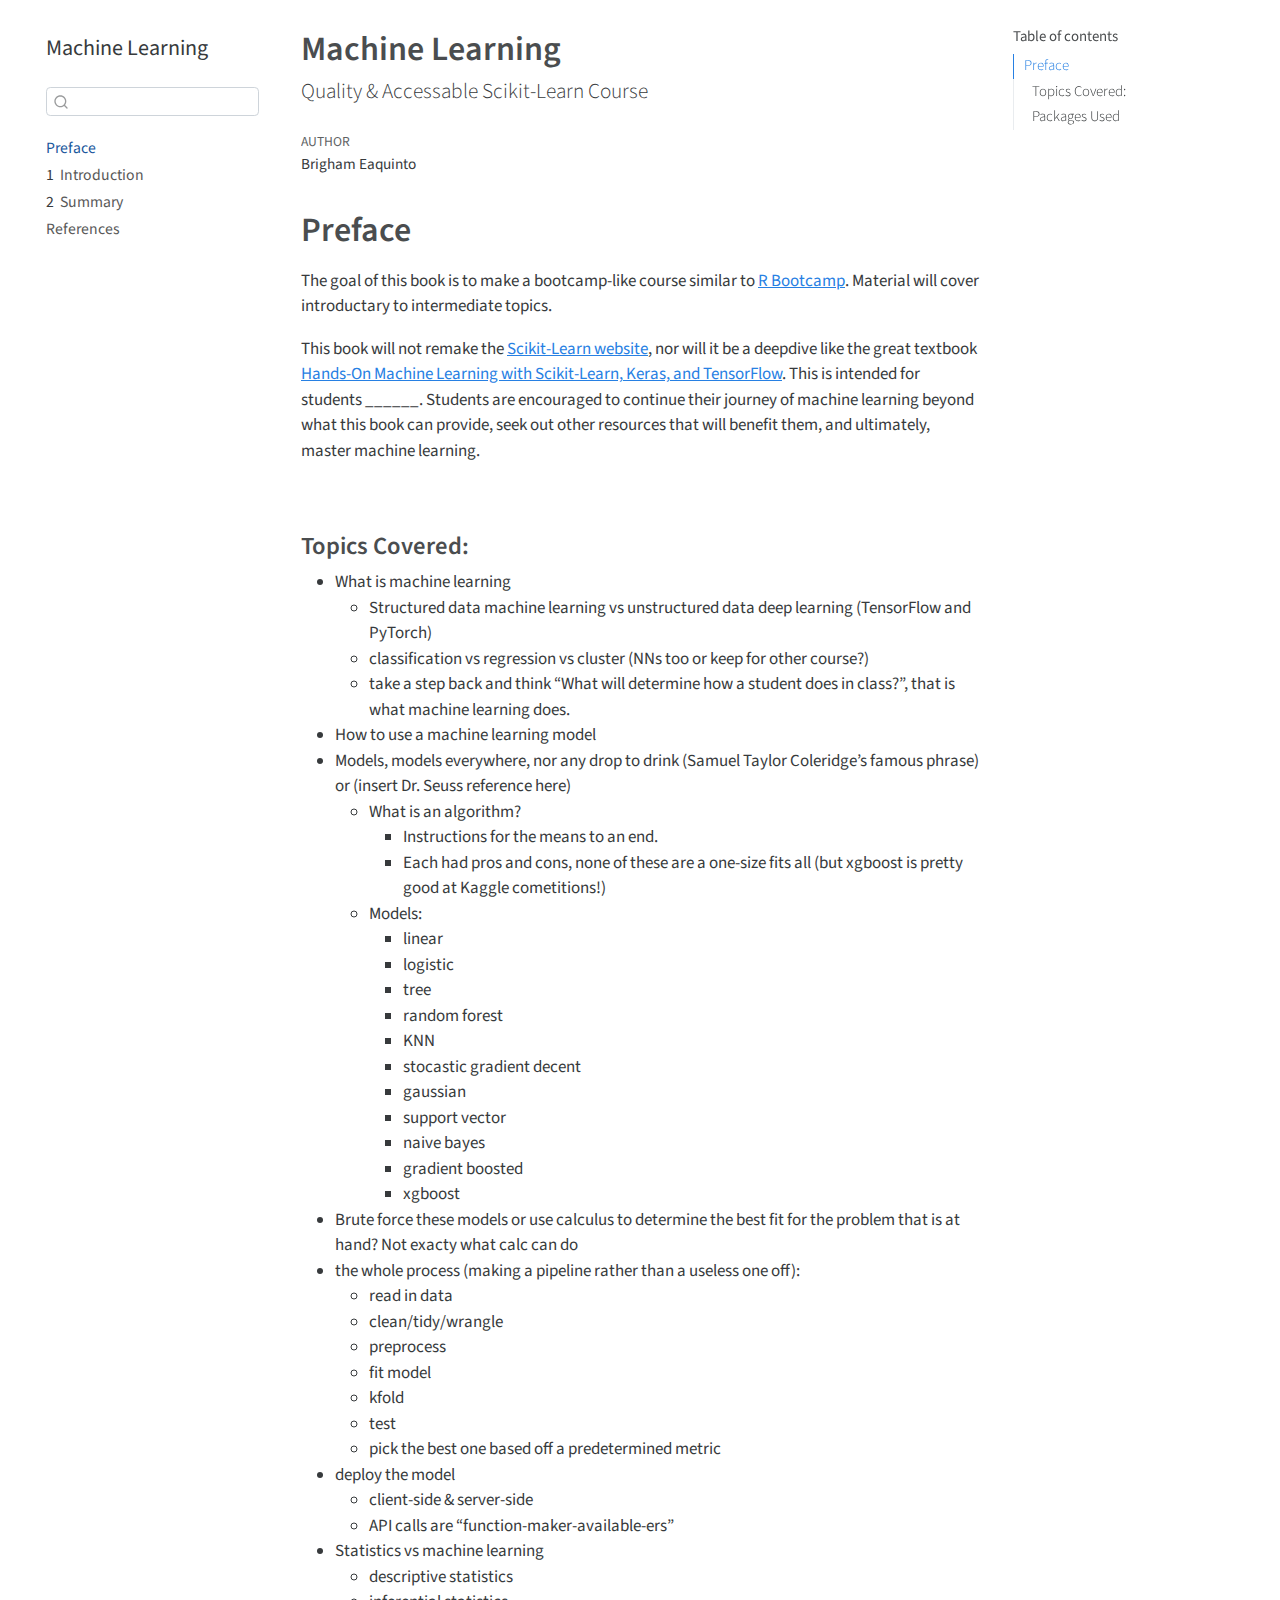
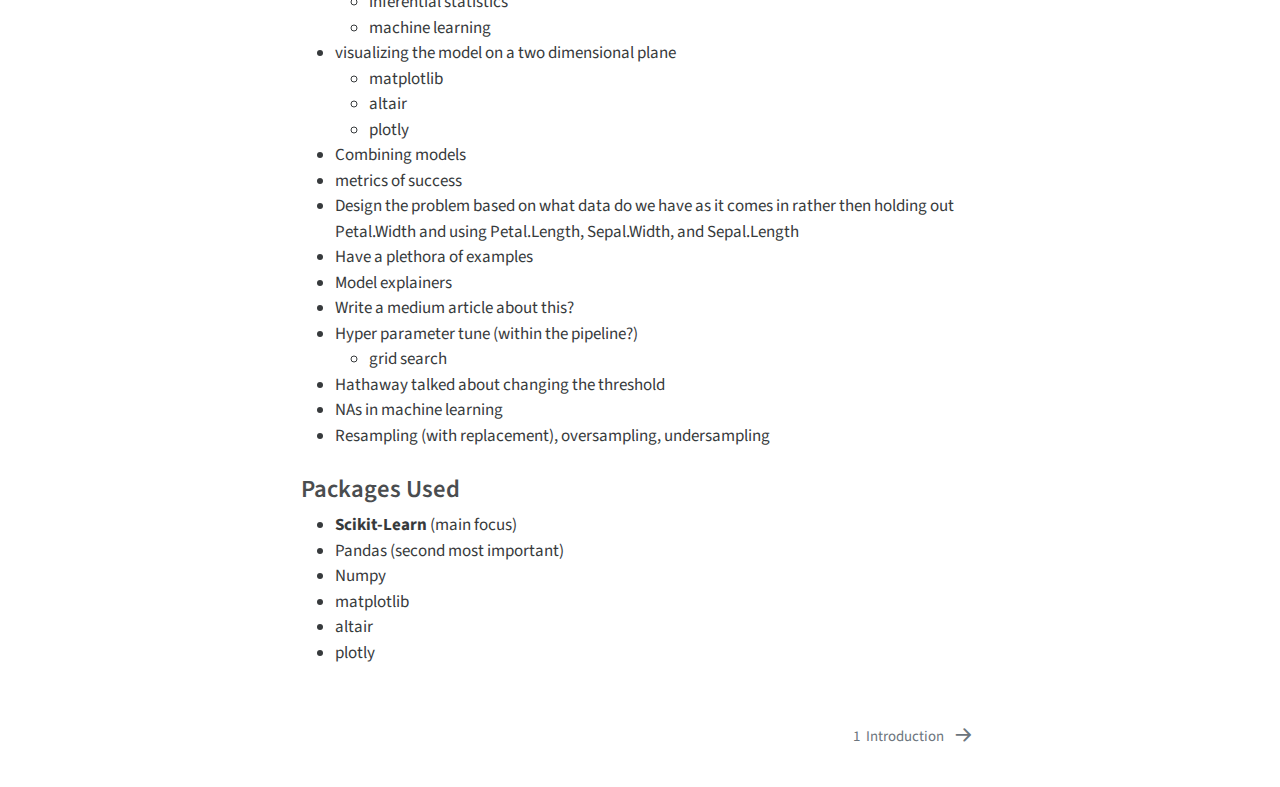
<file: _book/index.html>
<!DOCTYPE html>
<html xmlns="http://www.w3.org/1999/xhtml" lang="en" xml:lang="en"><head>

<meta charset="utf-8">
<meta name="generator" content="quarto-1.3.450">

<meta name="viewport" content="width=device-width, initial-scale=1.0, user-scalable=yes">

<meta name="author" content="Brigham Eaquinto">

<title>Machine Learning</title>
<style>
code{white-space: pre-wrap;}
span.smallcaps{font-variant: small-caps;}
div.columns{display: flex; gap: min(4vw, 1.5em);}
div.column{flex: auto; overflow-x: auto;}
div.hanging-indent{margin-left: 1.5em; text-indent: -1.5em;}
ul.task-list{list-style: none;}
ul.task-list li input[type="checkbox"] {
  width: 0.8em;
  margin: 0 0.8em 0.2em -1em; /* quarto-specific, see https://github.com/quarto-dev/quarto-cli/issues/4556 */ 
  vertical-align: middle;
}
</style>


<script src="site_libs/quarto-nav/quarto-nav.js"></script>
<script src="site_libs/quarto-nav/headroom.min.js"></script>
<script src="site_libs/clipboard/clipboard.min.js"></script>
<script src="site_libs/quarto-search/autocomplete.umd.js"></script>
<script src="site_libs/quarto-search/fuse.min.js"></script>
<script src="site_libs/quarto-search/quarto-search.js"></script>
<meta name="quarto:offset" content="./">
<link href="./intro.html" rel="next">
<script src="site_libs/quarto-html/quarto.js"></script>
<script src="site_libs/quarto-html/popper.min.js"></script>
<script src="site_libs/quarto-html/tippy.umd.min.js"></script>
<script src="site_libs/quarto-html/anchor.min.js"></script>
<link href="site_libs/quarto-html/tippy.css" rel="stylesheet">
<link href="site_libs/quarto-html/quarto-syntax-highlighting.css" rel="stylesheet" id="quarto-text-highlighting-styles">
<script src="site_libs/bootstrap/bootstrap.min.js"></script>
<link href="site_libs/bootstrap/bootstrap-icons.css" rel="stylesheet">
<link href="site_libs/bootstrap/bootstrap.min.css" rel="stylesheet" id="quarto-bootstrap" data-mode="light">
<script id="quarto-search-options" type="application/json">{
  "location": "sidebar",
  "copy-button": false,
  "collapse-after": 3,
  "panel-placement": "start",
  "type": "textbox",
  "limit": 20,
  "language": {
    "search-no-results-text": "No results",
    "search-matching-documents-text": "matching documents",
    "search-copy-link-title": "Copy link to search",
    "search-hide-matches-text": "Hide additional matches",
    "search-more-match-text": "more match in this document",
    "search-more-matches-text": "more matches in this document",
    "search-clear-button-title": "Clear",
    "search-detached-cancel-button-title": "Cancel",
    "search-submit-button-title": "Submit",
    "search-label": "Search"
  }
}</script>


</head>

<body class="nav-sidebar floating">

<div id="quarto-search-results"></div>
  <header id="quarto-header" class="headroom fixed-top">
  <nav class="quarto-secondary-nav">
    <div class="container-fluid d-flex">
      <button type="button" class="quarto-btn-toggle btn" data-bs-toggle="collapse" data-bs-target="#quarto-sidebar,#quarto-sidebar-glass" aria-controls="quarto-sidebar" aria-expanded="false" aria-label="Toggle sidebar navigation" onclick="if (window.quartoToggleHeadroom) { window.quartoToggleHeadroom(); }">
        <i class="bi bi-layout-text-sidebar-reverse"></i>
      </button>
      <nav class="quarto-page-breadcrumbs" aria-label="breadcrumb"><ol class="breadcrumb"><li class="breadcrumb-item"><a href="./index.html">Preface</a></li></ol></nav>
      <a class="flex-grow-1" role="button" data-bs-toggle="collapse" data-bs-target="#quarto-sidebar,#quarto-sidebar-glass" aria-controls="quarto-sidebar" aria-expanded="false" aria-label="Toggle sidebar navigation" onclick="if (window.quartoToggleHeadroom) { window.quartoToggleHeadroom(); }">      
      </a>
      <button type="button" class="btn quarto-search-button" aria-label="" onclick="window.quartoOpenSearch();">
        <i class="bi bi-search"></i>
      </button>
    </div>
  </nav>
</header>
<!-- content -->
<div id="quarto-content" class="quarto-container page-columns page-rows-contents page-layout-article">
<!-- sidebar -->
  <nav id="quarto-sidebar" class="sidebar collapse collapse-horizontal sidebar-navigation floating overflow-auto">
    <div class="pt-lg-2 mt-2 text-left sidebar-header">
    <div class="sidebar-title mb-0 py-0">
      <a href="./">Machine Learning</a> 
    </div>
      </div>
        <div class="mt-2 flex-shrink-0 align-items-center">
        <div class="sidebar-search">
        <div id="quarto-search" class="" title="Search"></div>
        </div>
        </div>
    <div class="sidebar-menu-container"> 
    <ul class="list-unstyled mt-1">
        <li class="sidebar-item">
  <div class="sidebar-item-container"> 
  <a href="./index.html" class="sidebar-item-text sidebar-link active">
 <span class="menu-text">Preface</span></a>
  </div>
</li>
        <li class="sidebar-item">
  <div class="sidebar-item-container"> 
  <a href="./intro.html" class="sidebar-item-text sidebar-link">
 <span class="menu-text"><span class="chapter-number">1</span>&nbsp; <span class="chapter-title">Introduction</span></span></a>
  </div>
</li>
        <li class="sidebar-item">
  <div class="sidebar-item-container"> 
  <a href="./summary.html" class="sidebar-item-text sidebar-link">
 <span class="menu-text"><span class="chapter-number">2</span>&nbsp; <span class="chapter-title">Summary</span></span></a>
  </div>
</li>
        <li class="sidebar-item">
  <div class="sidebar-item-container"> 
  <a href="./references.html" class="sidebar-item-text sidebar-link">
 <span class="menu-text">References</span></a>
  </div>
</li>
    </ul>
    </div>
</nav>
<div id="quarto-sidebar-glass" data-bs-toggle="collapse" data-bs-target="#quarto-sidebar,#quarto-sidebar-glass"></div>
<!-- margin-sidebar -->
    <div id="quarto-margin-sidebar" class="sidebar margin-sidebar">
        <nav id="TOC" role="doc-toc" class="toc-active">
    <h2 id="toc-title">Table of contents</h2>
   
  <ul>
  <li><a href="#preface" id="toc-preface" class="nav-link active" data-scroll-target="#preface">Preface</a>
  <ul class="collapse">
  <li><a href="#topics-covered" id="toc-topics-covered" class="nav-link" data-scroll-target="#topics-covered">Topics Covered:</a></li>
  <li><a href="#packages-used" id="toc-packages-used" class="nav-link" data-scroll-target="#packages-used">Packages Used</a></li>
  </ul></li>
  </ul>
</nav>
    </div>
<!-- main -->
<main class="content" id="quarto-document-content">

<header id="title-block-header" class="quarto-title-block default">
<div class="quarto-title">
<h1 class="title">Machine Learning</h1>
<p class="subtitle lead">Quality &amp; Accessable Scikit-Learn Course</p>
</div>



<div class="quarto-title-meta">

    <div>
    <div class="quarto-title-meta-heading">Author</div>
    <div class="quarto-title-meta-contents">
             <p>Brigham Eaquinto </p>
          </div>
  </div>
    
  
    
  </div>
  

</header>

<section id="preface" class="level1 unnumbered">
<h1 class="unnumbered">Preface</h1>
<p>The goal of this book is to make a bootcamp-like course similar to <a href="https://brighameaquinto.github.io/">R Bootcamp</a>. Material will cover introductary to intermediate topics.</p>
<p>This book will not remake the <a href="https://scikit-learn.org/stable/">Scikit-Learn website</a>, nor will it be a deepdive like the great textbook <a href="https://www.amazon.com/Hands-Machine-Learning-Scikit-Learn-TensorFlow/dp/1098125975">Hands-On Machine Learning with Scikit-Learn, Keras, and TensorFlow</a>. This is intended for students ______. Students are encouraged to continue their journey of machine learning beyond what this book can provide, seek out other resources that will benefit them, and ultimately, master machine learning.</p>
<p><br></p>
<section id="topics-covered" class="level3">
<h3 class="anchored" data-anchor-id="topics-covered">Topics Covered:</h3>
<ul>
<li>What is machine learning
<ul>
<li>Structured data machine learning vs unstructured data deep learning (TensorFlow and PyTorch)</li>
<li>classification vs regression vs cluster (NNs too or keep for other course?)</li>
<li>take a step back and think “What will determine how a student does in class?”, that is what machine learning does.</li>
</ul></li>
<li>How to use a machine learning model</li>
<li>Models, models everywhere, nor any drop to drink (Samuel Taylor Coleridge’s famous phrase) or (insert Dr.&nbsp;Seuss reference here)
<ul>
<li>What is an algorithm?
<ul>
<li>Instructions for the means to an end.</li>
<li>Each had pros and cons, none of these are a one-size fits all (but xgboost is pretty good at Kaggle cometitions!)</li>
</ul></li>
<li>Models:
<ul>
<li>linear</li>
<li>logistic</li>
<li>tree</li>
<li>random forest</li>
<li>KNN</li>
<li>stocastic gradient decent</li>
<li>gaussian</li>
<li>support vector</li>
<li>naive bayes</li>
<li>gradient boosted<br>
</li>
<li>xgboost</li>
</ul></li>
</ul></li>
<li>Brute force these models or use calculus to determine the best fit for the problem that is at hand? Not exacty what calc can do</li>
<li>the whole process (making a pipeline rather than a useless one off):
<ul>
<li>read in data</li>
<li>clean/tidy/wrangle</li>
<li>preprocess</li>
<li>fit model</li>
<li>kfold</li>
<li>test</li>
<li>pick the best one based off a predetermined metric</li>
</ul></li>
<li>deploy the model
<ul>
<li>client-side &amp; server-side</li>
<li>API calls are “function-maker-available-ers”</li>
</ul></li>
<li>Statistics vs machine learning
<ul>
<li>descriptive statistics</li>
<li>inferential statistics</li>
<li>machine learning</li>
</ul></li>
<li>visualizing the model on a two dimensional plane
<ul>
<li>matplotlib</li>
<li>altair</li>
<li>plotly</li>
</ul></li>
<li>Combining models</li>
<li>metrics of success</li>
<li>Design the problem based on what data do we have as it comes in rather then holding out Petal.Width and using Petal.Length, Sepal.Width, and Sepal.Length</li>
<li>Have a plethora of examples</li>
<li>Model explainers</li>
<li>Write a medium article about this?</li>
<li>Hyper parameter tune (within the pipeline?)
<ul>
<li>grid search</li>
</ul></li>
<li>Hathaway talked about changing the threshold</li>
<li>NAs in machine learning</li>
<li>Resampling (with replacement), oversampling, undersampling</li>
</ul>
</section>
<section id="packages-used" class="level3">
<h3 class="anchored" data-anchor-id="packages-used">Packages Used</h3>
<ul>
<li><strong>Scikit-Learn</strong> (main focus)</li>
<li>Pandas (second most important)</li>
<li>Numpy</li>
<li>matplotlib</li>
<li>altair</li>
<li>plotly</li>
</ul>


</section>
</section>

</main> <!-- /main -->
<script id="quarto-html-after-body" type="application/javascript">
window.document.addEventListener("DOMContentLoaded", function (event) {
  const toggleBodyColorMode = (bsSheetEl) => {
    const mode = bsSheetEl.getAttribute("data-mode");
    const bodyEl = window.document.querySelector("body");
    if (mode === "dark") {
      bodyEl.classList.add("quarto-dark");
      bodyEl.classList.remove("quarto-light");
    } else {
      bodyEl.classList.add("quarto-light");
      bodyEl.classList.remove("quarto-dark");
    }
  }
  const toggleBodyColorPrimary = () => {
    const bsSheetEl = window.document.querySelector("link#quarto-bootstrap");
    if (bsSheetEl) {
      toggleBodyColorMode(bsSheetEl);
    }
  }
  toggleBodyColorPrimary();  
  const icon = "";
  const anchorJS = new window.AnchorJS();
  anchorJS.options = {
    placement: 'right',
    icon: icon
  };
  anchorJS.add('.anchored');
  const isCodeAnnotation = (el) => {
    for (const clz of el.classList) {
      if (clz.startsWith('code-annotation-')) {                     
        return true;
      }
    }
    return false;
  }
  const clipboard = new window.ClipboardJS('.code-copy-button', {
    text: function(trigger) {
      const codeEl = trigger.previousElementSibling.cloneNode(true);
      for (const childEl of codeEl.children) {
        if (isCodeAnnotation(childEl)) {
          childEl.remove();
        }
      }
      return codeEl.innerText;
    }
  });
  clipboard.on('success', function(e) {
    // button target
    const button = e.trigger;
    // don't keep focus
    button.blur();
    // flash "checked"
    button.classList.add('code-copy-button-checked');
    var currentTitle = button.getAttribute("title");
    button.setAttribute("title", "Copied!");
    let tooltip;
    if (window.bootstrap) {
      button.setAttribute("data-bs-toggle", "tooltip");
      button.setAttribute("data-bs-placement", "left");
      button.setAttribute("data-bs-title", "Copied!");
      tooltip = new bootstrap.Tooltip(button, 
        { trigger: "manual", 
          customClass: "code-copy-button-tooltip",
          offset: [0, -8]});
      tooltip.show();    
    }
    setTimeout(function() {
      if (tooltip) {
        tooltip.hide();
        button.removeAttribute("data-bs-title");
        button.removeAttribute("data-bs-toggle");
        button.removeAttribute("data-bs-placement");
      }
      button.setAttribute("title", currentTitle);
      button.classList.remove('code-copy-button-checked');
    }, 1000);
    // clear code selection
    e.clearSelection();
  });
  function tippyHover(el, contentFn) {
    const config = {
      allowHTML: true,
      content: contentFn,
      maxWidth: 500,
      delay: 100,
      arrow: false,
      appendTo: function(el) {
          return el.parentElement;
      },
      interactive: true,
      interactiveBorder: 10,
      theme: 'quarto',
      placement: 'bottom-start'
    };
    window.tippy(el, config); 
  }
  const noterefs = window.document.querySelectorAll('a[role="doc-noteref"]');
  for (var i=0; i<noterefs.length; i++) {
    const ref = noterefs[i];
    tippyHover(ref, function() {
      // use id or data attribute instead here
      let href = ref.getAttribute('data-footnote-href') || ref.getAttribute('href');
      try { href = new URL(href).hash; } catch {}
      const id = href.replace(/^#\/?/, "");
      const note = window.document.getElementById(id);
      return note.innerHTML;
    });
  }
      let selectedAnnoteEl;
      const selectorForAnnotation = ( cell, annotation) => {
        let cellAttr = 'data-code-cell="' + cell + '"';
        let lineAttr = 'data-code-annotation="' +  annotation + '"';
        const selector = 'span[' + cellAttr + '][' + lineAttr + ']';
        return selector;
      }
      const selectCodeLines = (annoteEl) => {
        const doc = window.document;
        const targetCell = annoteEl.getAttribute("data-target-cell");
        const targetAnnotation = annoteEl.getAttribute("data-target-annotation");
        const annoteSpan = window.document.querySelector(selectorForAnnotation(targetCell, targetAnnotation));
        const lines = annoteSpan.getAttribute("data-code-lines").split(",");
        const lineIds = lines.map((line) => {
          return targetCell + "-" + line;
        })
        let top = null;
        let height = null;
        let parent = null;
        if (lineIds.length > 0) {
            //compute the position of the single el (top and bottom and make a div)
            const el = window.document.getElementById(lineIds[0]);
            top = el.offsetTop;
            height = el.offsetHeight;
            parent = el.parentElement.parentElement;
          if (lineIds.length > 1) {
            const lastEl = window.document.getElementById(lineIds[lineIds.length - 1]);
            const bottom = lastEl.offsetTop + lastEl.offsetHeight;
            height = bottom - top;
          }
          if (top !== null && height !== null && parent !== null) {
            // cook up a div (if necessary) and position it 
            let div = window.document.getElementById("code-annotation-line-highlight");
            if (div === null) {
              div = window.document.createElement("div");
              div.setAttribute("id", "code-annotation-line-highlight");
              div.style.position = 'absolute';
              parent.appendChild(div);
            }
            div.style.top = top - 2 + "px";
            div.style.height = height + 4 + "px";
            let gutterDiv = window.document.getElementById("code-annotation-line-highlight-gutter");
            if (gutterDiv === null) {
              gutterDiv = window.document.createElement("div");
              gutterDiv.setAttribute("id", "code-annotation-line-highlight-gutter");
              gutterDiv.style.position = 'absolute';
              const codeCell = window.document.getElementById(targetCell);
              const gutter = codeCell.querySelector('.code-annotation-gutter');
              gutter.appendChild(gutterDiv);
            }
            gutterDiv.style.top = top - 2 + "px";
            gutterDiv.style.height = height + 4 + "px";
          }
          selectedAnnoteEl = annoteEl;
        }
      };
      const unselectCodeLines = () => {
        const elementsIds = ["code-annotation-line-highlight", "code-annotation-line-highlight-gutter"];
        elementsIds.forEach((elId) => {
          const div = window.document.getElementById(elId);
          if (div) {
            div.remove();
          }
        });
        selectedAnnoteEl = undefined;
      };
      // Attach click handler to the DT
      const annoteDls = window.document.querySelectorAll('dt[data-target-cell]');
      for (const annoteDlNode of annoteDls) {
        annoteDlNode.addEventListener('click', (event) => {
          const clickedEl = event.target;
          if (clickedEl !== selectedAnnoteEl) {
            unselectCodeLines();
            const activeEl = window.document.querySelector('dt[data-target-cell].code-annotation-active');
            if (activeEl) {
              activeEl.classList.remove('code-annotation-active');
            }
            selectCodeLines(clickedEl);
            clickedEl.classList.add('code-annotation-active');
          } else {
            // Unselect the line
            unselectCodeLines();
            clickedEl.classList.remove('code-annotation-active');
          }
        });
      }
  const findCites = (el) => {
    const parentEl = el.parentElement;
    if (parentEl) {
      const cites = parentEl.dataset.cites;
      if (cites) {
        return {
          el,
          cites: cites.split(' ')
        };
      } else {
        return findCites(el.parentElement)
      }
    } else {
      return undefined;
    }
  };
  var bibliorefs = window.document.querySelectorAll('a[role="doc-biblioref"]');
  for (var i=0; i<bibliorefs.length; i++) {
    const ref = bibliorefs[i];
    const citeInfo = findCites(ref);
    if (citeInfo) {
      tippyHover(citeInfo.el, function() {
        var popup = window.document.createElement('div');
        citeInfo.cites.forEach(function(cite) {
          var citeDiv = window.document.createElement('div');
          citeDiv.classList.add('hanging-indent');
          citeDiv.classList.add('csl-entry');
          var biblioDiv = window.document.getElementById('ref-' + cite);
          if (biblioDiv) {
            citeDiv.innerHTML = biblioDiv.innerHTML;
          }
          popup.appendChild(citeDiv);
        });
        return popup.innerHTML;
      });
    }
  }
});
</script>
<nav class="page-navigation">
  <div class="nav-page nav-page-previous">
  </div>
  <div class="nav-page nav-page-next">
      <a href="./intro.html" class="pagination-link">
        <span class="nav-page-text"><span class="chapter-number">1</span>&nbsp; <span class="chapter-title">Introduction</span></span> <i class="bi bi-arrow-right-short"></i>
      </a>
  </div>
</nav>
</div> <!-- /content -->



</body></html>
</file>
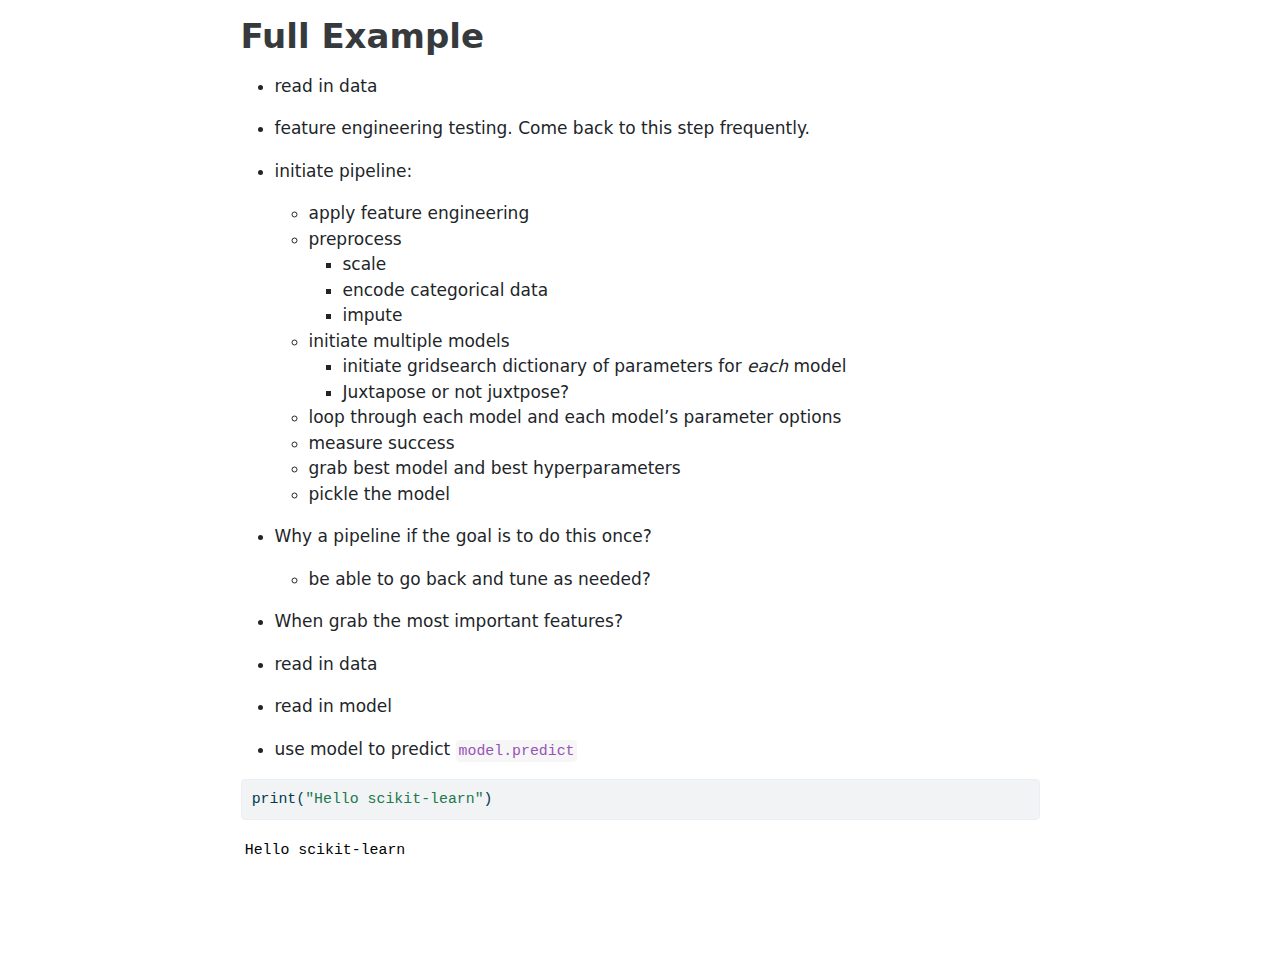
<file: all_together.html>
<!DOCTYPE html>
<html xmlns="http://www.w3.org/1999/xhtml" lang="en" xml:lang="en"><head>

<meta charset="utf-8">
<meta name="generator" content="quarto-1.3.450">

<meta name="viewport" content="width=device-width, initial-scale=1.0, user-scalable=yes">


<title>Full Example</title>
<style>
code{white-space: pre-wrap;}
span.smallcaps{font-variant: small-caps;}
div.columns{display: flex; gap: min(4vw, 1.5em);}
div.column{flex: auto; overflow-x: auto;}
div.hanging-indent{margin-left: 1.5em; text-indent: -1.5em;}
ul.task-list{list-style: none;}
ul.task-list li input[type="checkbox"] {
  width: 0.8em;
  margin: 0 0.8em 0.2em -1em; /* quarto-specific, see https://github.com/quarto-dev/quarto-cli/issues/4556 */ 
  vertical-align: middle;
}
/* CSS for syntax highlighting */
pre > code.sourceCode { white-space: pre; position: relative; }
pre > code.sourceCode > span { display: inline-block; line-height: 1.25; }
pre > code.sourceCode > span:empty { height: 1.2em; }
.sourceCode { overflow: visible; }
code.sourceCode > span { color: inherit; text-decoration: inherit; }
div.sourceCode { margin: 1em 0; }
pre.sourceCode { margin: 0; }
@media screen {
div.sourceCode { overflow: auto; }
}
@media print {
pre > code.sourceCode { white-space: pre-wrap; }
pre > code.sourceCode > span { text-indent: -5em; padding-left: 5em; }
}
pre.numberSource code
  { counter-reset: source-line 0; }
pre.numberSource code > span
  { position: relative; left: -4em; counter-increment: source-line; }
pre.numberSource code > span > a:first-child::before
  { content: counter(source-line);
    position: relative; left: -1em; text-align: right; vertical-align: baseline;
    border: none; display: inline-block;
    -webkit-touch-callout: none; -webkit-user-select: none;
    -khtml-user-select: none; -moz-user-select: none;
    -ms-user-select: none; user-select: none;
    padding: 0 4px; width: 4em;
  }
pre.numberSource { margin-left: 3em;  padding-left: 4px; }
div.sourceCode
  {   }
@media screen {
pre > code.sourceCode > span > a:first-child::before { text-decoration: underline; }
}
</style>


<script src="all_together_files/libs/clipboard/clipboard.min.js"></script>
<script src="all_together_files/libs/quarto-html/quarto.js"></script>
<script src="all_together_files/libs/quarto-html/popper.min.js"></script>
<script src="all_together_files/libs/quarto-html/tippy.umd.min.js"></script>
<script src="all_together_files/libs/quarto-html/anchor.min.js"></script>
<link href="all_together_files/libs/quarto-html/tippy.css" rel="stylesheet">
<link href="all_together_files/libs/quarto-html/quarto-syntax-highlighting.css" rel="stylesheet" id="quarto-text-highlighting-styles">
<script src="all_together_files/libs/bootstrap/bootstrap.min.js"></script>
<link href="all_together_files/libs/bootstrap/bootstrap-icons.css" rel="stylesheet">
<link href="all_together_files/libs/bootstrap/bootstrap.min.css" rel="stylesheet" id="quarto-bootstrap" data-mode="light">


</head>

<body class="fullcontent">

<div id="quarto-content" class="page-columns page-rows-contents page-layout-article">

<main class="content" id="quarto-document-content">

<header id="title-block-header" class="quarto-title-block default">
<div class="quarto-title">
<h1 class="title">Full Example</h1>
</div>



<div class="quarto-title-meta">

    
  
    
  </div>
  

</header>

<ul>
<li><p>read in data</p></li>
<li><p>feature engineering testing. Come back to this step frequently.<br>
</p></li>
<li><p>initiate pipeline:</p>
<ul>
<li>apply feature engineering</li>
<li>preprocess
<ul>
<li>scale</li>
<li>encode categorical data</li>
<li>impute</li>
</ul></li>
<li>initiate multiple models
<ul>
<li>initiate gridsearch dictionary of parameters for <em>each</em> model</li>
<li>Juxtapose or not juxtpose?</li>
</ul></li>
<li>loop through each model and each model’s parameter options</li>
<li>measure success</li>
<li>grab best model and best hyperparameters</li>
<li>pickle the model</li>
</ul></li>
<li><p>Why a pipeline if the goal is to do this once?</p>
<ul>
<li>be able to go back and tune as needed?</li>
</ul></li>
<li><p>When grab the most important features?</p></li>
<li><p>read in data</p></li>
<li><p>read in model</p></li>
<li><p>use model to predict <code>model.predict</code></p></li>
</ul>
<div class="cell" data-execution_count="1">
<div class="sourceCode cell-code" id="cb1"><pre class="sourceCode python code-with-copy"><code class="sourceCode python"><span id="cb1-1"><a href="#cb1-1" aria-hidden="true" tabindex="-1"></a><span class="bu">print</span>(<span class="st">"Hello scikit-learn"</span>)</span></code><button title="Copy to Clipboard" class="code-copy-button"><i class="bi"></i></button></pre></div>
<div class="cell-output cell-output-stdout">
<pre><code>Hello scikit-learn</code></pre>
</div>
</div>

</main>
<!-- /main column -->
<script id="quarto-html-after-body" type="application/javascript">
window.document.addEventListener("DOMContentLoaded", function (event) {
  const toggleBodyColorMode = (bsSheetEl) => {
    const mode = bsSheetEl.getAttribute("data-mode");
    const bodyEl = window.document.querySelector("body");
    if (mode === "dark") {
      bodyEl.classList.add("quarto-dark");
      bodyEl.classList.remove("quarto-light");
    } else {
      bodyEl.classList.add("quarto-light");
      bodyEl.classList.remove("quarto-dark");
    }
  }
  const toggleBodyColorPrimary = () => {
    const bsSheetEl = window.document.querySelector("link#quarto-bootstrap");
    if (bsSheetEl) {
      toggleBodyColorMode(bsSheetEl);
    }
  }
  toggleBodyColorPrimary();  
  const icon = "";
  const anchorJS = new window.AnchorJS();
  anchorJS.options = {
    placement: 'right',
    icon: icon
  };
  anchorJS.add('.anchored');
  const isCodeAnnotation = (el) => {
    for (const clz of el.classList) {
      if (clz.startsWith('code-annotation-')) {                     
        return true;
      }
    }
    return false;
  }
  const clipboard = new window.ClipboardJS('.code-copy-button', {
    text: function(trigger) {
      const codeEl = trigger.previousElementSibling.cloneNode(true);
      for (const childEl of codeEl.children) {
        if (isCodeAnnotation(childEl)) {
          childEl.remove();
        }
      }
      return codeEl.innerText;
    }
  });
  clipboard.on('success', function(e) {
    // button target
    const button = e.trigger;
    // don't keep focus
    button.blur();
    // flash "checked"
    button.classList.add('code-copy-button-checked');
    var currentTitle = button.getAttribute("title");
    button.setAttribute("title", "Copied!");
    let tooltip;
    if (window.bootstrap) {
      button.setAttribute("data-bs-toggle", "tooltip");
      button.setAttribute("data-bs-placement", "left");
      button.setAttribute("data-bs-title", "Copied!");
      tooltip = new bootstrap.Tooltip(button, 
        { trigger: "manual", 
          customClass: "code-copy-button-tooltip",
          offset: [0, -8]});
      tooltip.show();    
    }
    setTimeout(function() {
      if (tooltip) {
        tooltip.hide();
        button.removeAttribute("data-bs-title");
        button.removeAttribute("data-bs-toggle");
        button.removeAttribute("data-bs-placement");
      }
      button.setAttribute("title", currentTitle);
      button.classList.remove('code-copy-button-checked');
    }, 1000);
    // clear code selection
    e.clearSelection();
  });
  function tippyHover(el, contentFn) {
    const config = {
      allowHTML: true,
      content: contentFn,
      maxWidth: 500,
      delay: 100,
      arrow: false,
      appendTo: function(el) {
          return el.parentElement;
      },
      interactive: true,
      interactiveBorder: 10,
      theme: 'quarto',
      placement: 'bottom-start'
    };
    window.tippy(el, config); 
  }
  const noterefs = window.document.querySelectorAll('a[role="doc-noteref"]');
  for (var i=0; i<noterefs.length; i++) {
    const ref = noterefs[i];
    tippyHover(ref, function() {
      // use id or data attribute instead here
      let href = ref.getAttribute('data-footnote-href') || ref.getAttribute('href');
      try { href = new URL(href).hash; } catch {}
      const id = href.replace(/^#\/?/, "");
      const note = window.document.getElementById(id);
      return note.innerHTML;
    });
  }
      let selectedAnnoteEl;
      const selectorForAnnotation = ( cell, annotation) => {
        let cellAttr = 'data-code-cell="' + cell + '"';
        let lineAttr = 'data-code-annotation="' +  annotation + '"';
        const selector = 'span[' + cellAttr + '][' + lineAttr + ']';
        return selector;
      }
      const selectCodeLines = (annoteEl) => {
        const doc = window.document;
        const targetCell = annoteEl.getAttribute("data-target-cell");
        const targetAnnotation = annoteEl.getAttribute("data-target-annotation");
        const annoteSpan = window.document.querySelector(selectorForAnnotation(targetCell, targetAnnotation));
        const lines = annoteSpan.getAttribute("data-code-lines").split(",");
        const lineIds = lines.map((line) => {
          return targetCell + "-" + line;
        })
        let top = null;
        let height = null;
        let parent = null;
        if (lineIds.length > 0) {
            //compute the position of the single el (top and bottom and make a div)
            const el = window.document.getElementById(lineIds[0]);
            top = el.offsetTop;
            height = el.offsetHeight;
            parent = el.parentElement.parentElement;
          if (lineIds.length > 1) {
            const lastEl = window.document.getElementById(lineIds[lineIds.length - 1]);
            const bottom = lastEl.offsetTop + lastEl.offsetHeight;
            height = bottom - top;
          }
          if (top !== null && height !== null && parent !== null) {
            // cook up a div (if necessary) and position it 
            let div = window.document.getElementById("code-annotation-line-highlight");
            if (div === null) {
              div = window.document.createElement("div");
              div.setAttribute("id", "code-annotation-line-highlight");
              div.style.position = 'absolute';
              parent.appendChild(div);
            }
            div.style.top = top - 2 + "px";
            div.style.height = height + 4 + "px";
            let gutterDiv = window.document.getElementById("code-annotation-line-highlight-gutter");
            if (gutterDiv === null) {
              gutterDiv = window.document.createElement("div");
              gutterDiv.setAttribute("id", "code-annotation-line-highlight-gutter");
              gutterDiv.style.position = 'absolute';
              const codeCell = window.document.getElementById(targetCell);
              const gutter = codeCell.querySelector('.code-annotation-gutter');
              gutter.appendChild(gutterDiv);
            }
            gutterDiv.style.top = top - 2 + "px";
            gutterDiv.style.height = height + 4 + "px";
          }
          selectedAnnoteEl = annoteEl;
        }
      };
      const unselectCodeLines = () => {
        const elementsIds = ["code-annotation-line-highlight", "code-annotation-line-highlight-gutter"];
        elementsIds.forEach((elId) => {
          const div = window.document.getElementById(elId);
          if (div) {
            div.remove();
          }
        });
        selectedAnnoteEl = undefined;
      };
      // Attach click handler to the DT
      const annoteDls = window.document.querySelectorAll('dt[data-target-cell]');
      for (const annoteDlNode of annoteDls) {
        annoteDlNode.addEventListener('click', (event) => {
          const clickedEl = event.target;
          if (clickedEl !== selectedAnnoteEl) {
            unselectCodeLines();
            const activeEl = window.document.querySelector('dt[data-target-cell].code-annotation-active');
            if (activeEl) {
              activeEl.classList.remove('code-annotation-active');
            }
            selectCodeLines(clickedEl);
            clickedEl.classList.add('code-annotation-active');
          } else {
            // Unselect the line
            unselectCodeLines();
            clickedEl.classList.remove('code-annotation-active');
          }
        });
      }
  const findCites = (el) => {
    const parentEl = el.parentElement;
    if (parentEl) {
      const cites = parentEl.dataset.cites;
      if (cites) {
        return {
          el,
          cites: cites.split(' ')
        };
      } else {
        return findCites(el.parentElement)
      }
    } else {
      return undefined;
    }
  };
  var bibliorefs = window.document.querySelectorAll('a[role="doc-biblioref"]');
  for (var i=0; i<bibliorefs.length; i++) {
    const ref = bibliorefs[i];
    const citeInfo = findCites(ref);
    if (citeInfo) {
      tippyHover(citeInfo.el, function() {
        var popup = window.document.createElement('div');
        citeInfo.cites.forEach(function(cite) {
          var citeDiv = window.document.createElement('div');
          citeDiv.classList.add('hanging-indent');
          citeDiv.classList.add('csl-entry');
          var biblioDiv = window.document.getElementById('ref-' + cite);
          if (biblioDiv) {
            citeDiv.innerHTML = biblioDiv.innerHTML;
          }
          popup.appendChild(citeDiv);
        });
        return popup.innerHTML;
      });
    }
  }
});
</script>
</div> <!-- /content -->



</body></html>
</file>
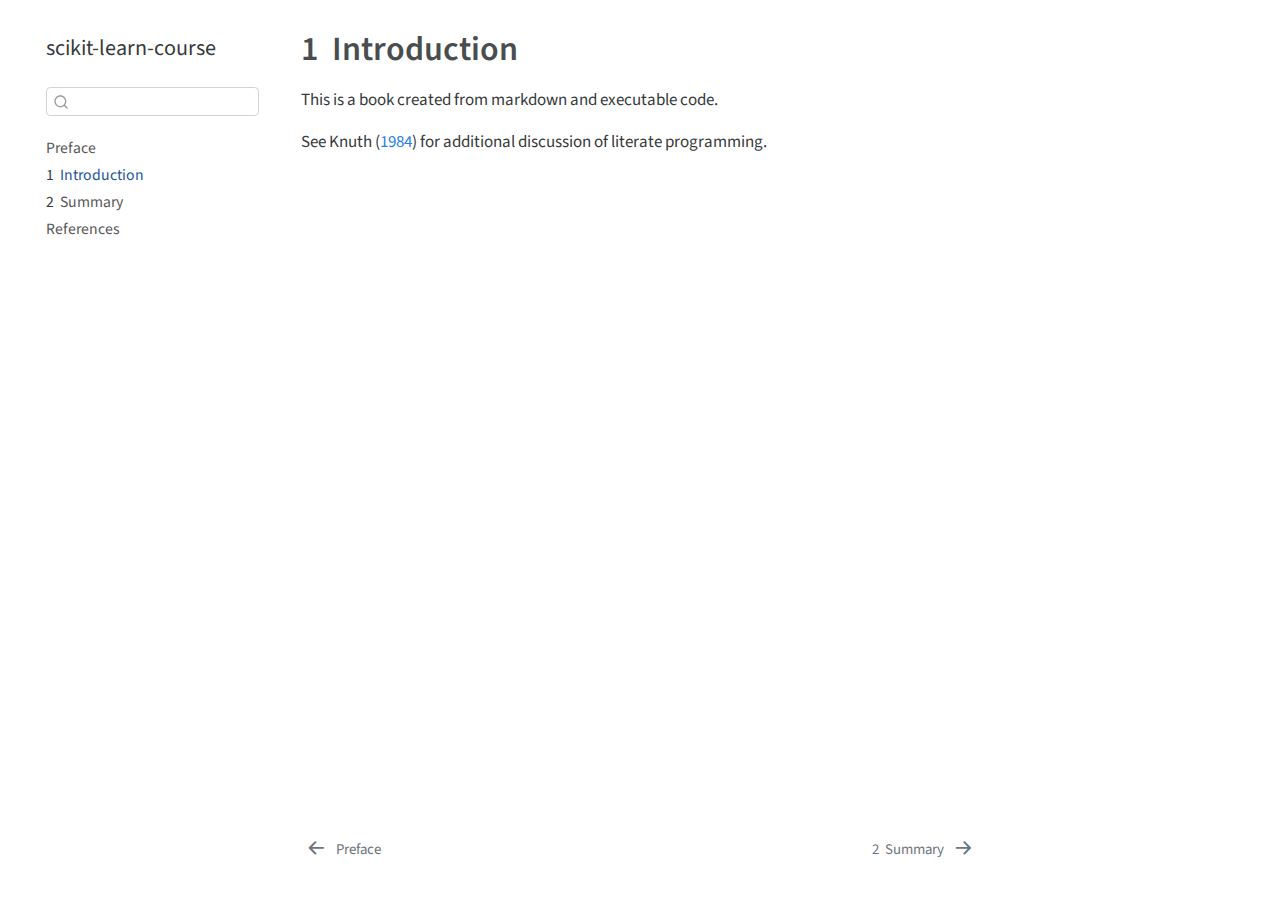
<file: _book/intro.html>
<!DOCTYPE html>
<html xmlns="http://www.w3.org/1999/xhtml" lang="en" xml:lang="en"><head>

<meta charset="utf-8">
<meta name="generator" content="quarto-1.3.450">

<meta name="viewport" content="width=device-width, initial-scale=1.0, user-scalable=yes">


<title>scikit-learn-course - 1&nbsp; Introduction</title>
<style>
code{white-space: pre-wrap;}
span.smallcaps{font-variant: small-caps;}
div.columns{display: flex; gap: min(4vw, 1.5em);}
div.column{flex: auto; overflow-x: auto;}
div.hanging-indent{margin-left: 1.5em; text-indent: -1.5em;}
ul.task-list{list-style: none;}
ul.task-list li input[type="checkbox"] {
  width: 0.8em;
  margin: 0 0.8em 0.2em -1em; /* quarto-specific, see https://github.com/quarto-dev/quarto-cli/issues/4556 */ 
  vertical-align: middle;
}
/* CSS for citations */
div.csl-bib-body { }
div.csl-entry {
  clear: both;
}
.hanging-indent div.csl-entry {
  margin-left:2em;
  text-indent:-2em;
}
div.csl-left-margin {
  min-width:2em;
  float:left;
}
div.csl-right-inline {
  margin-left:2em;
  padding-left:1em;
}
div.csl-indent {
  margin-left: 2em;
}</style>


<script src="site_libs/quarto-nav/quarto-nav.js"></script>
<script src="site_libs/quarto-nav/headroom.min.js"></script>
<script src="site_libs/clipboard/clipboard.min.js"></script>
<script src="site_libs/quarto-search/autocomplete.umd.js"></script>
<script src="site_libs/quarto-search/fuse.min.js"></script>
<script src="site_libs/quarto-search/quarto-search.js"></script>
<meta name="quarto:offset" content="./">
<link href="./summary.html" rel="next">
<link href="./index.html" rel="prev">
<script src="site_libs/quarto-html/quarto.js"></script>
<script src="site_libs/quarto-html/popper.min.js"></script>
<script src="site_libs/quarto-html/tippy.umd.min.js"></script>
<script src="site_libs/quarto-html/anchor.min.js"></script>
<link href="site_libs/quarto-html/tippy.css" rel="stylesheet">
<link href="site_libs/quarto-html/quarto-syntax-highlighting.css" rel="stylesheet" id="quarto-text-highlighting-styles">
<script src="site_libs/bootstrap/bootstrap.min.js"></script>
<link href="site_libs/bootstrap/bootstrap-icons.css" rel="stylesheet">
<link href="site_libs/bootstrap/bootstrap.min.css" rel="stylesheet" id="quarto-bootstrap" data-mode="light">
<script id="quarto-search-options" type="application/json">{
  "location": "sidebar",
  "copy-button": false,
  "collapse-after": 3,
  "panel-placement": "start",
  "type": "textbox",
  "limit": 20,
  "language": {
    "search-no-results-text": "No results",
    "search-matching-documents-text": "matching documents",
    "search-copy-link-title": "Copy link to search",
    "search-hide-matches-text": "Hide additional matches",
    "search-more-match-text": "more match in this document",
    "search-more-matches-text": "more matches in this document",
    "search-clear-button-title": "Clear",
    "search-detached-cancel-button-title": "Cancel",
    "search-submit-button-title": "Submit",
    "search-label": "Search"
  }
}</script>


</head>

<body class="nav-sidebar floating">

<div id="quarto-search-results"></div>
  <header id="quarto-header" class="headroom fixed-top">
  <nav class="quarto-secondary-nav">
    <div class="container-fluid d-flex">
      <button type="button" class="quarto-btn-toggle btn" data-bs-toggle="collapse" data-bs-target="#quarto-sidebar,#quarto-sidebar-glass" aria-controls="quarto-sidebar" aria-expanded="false" aria-label="Toggle sidebar navigation" onclick="if (window.quartoToggleHeadroom) { window.quartoToggleHeadroom(); }">
        <i class="bi bi-layout-text-sidebar-reverse"></i>
      </button>
      <nav class="quarto-page-breadcrumbs" aria-label="breadcrumb"><ol class="breadcrumb"><li class="breadcrumb-item"><a href="./intro.html"><span class="chapter-number">1</span>&nbsp; <span class="chapter-title">Introduction</span></a></li></ol></nav>
      <a class="flex-grow-1" role="button" data-bs-toggle="collapse" data-bs-target="#quarto-sidebar,#quarto-sidebar-glass" aria-controls="quarto-sidebar" aria-expanded="false" aria-label="Toggle sidebar navigation" onclick="if (window.quartoToggleHeadroom) { window.quartoToggleHeadroom(); }">      
      </a>
      <button type="button" class="btn quarto-search-button" aria-label="" onclick="window.quartoOpenSearch();">
        <i class="bi bi-search"></i>
      </button>
    </div>
  </nav>
</header>
<!-- content -->
<div id="quarto-content" class="quarto-container page-columns page-rows-contents page-layout-article">
<!-- sidebar -->
  <nav id="quarto-sidebar" class="sidebar collapse collapse-horizontal sidebar-navigation floating overflow-auto">
    <div class="pt-lg-2 mt-2 text-left sidebar-header">
    <div class="sidebar-title mb-0 py-0">
      <a href="./">scikit-learn-course</a> 
    </div>
      </div>
        <div class="mt-2 flex-shrink-0 align-items-center">
        <div class="sidebar-search">
        <div id="quarto-search" class="" title="Search"></div>
        </div>
        </div>
    <div class="sidebar-menu-container"> 
    <ul class="list-unstyled mt-1">
        <li class="sidebar-item">
  <div class="sidebar-item-container"> 
  <a href="./index.html" class="sidebar-item-text sidebar-link">
 <span class="menu-text">Preface</span></a>
  </div>
</li>
        <li class="sidebar-item">
  <div class="sidebar-item-container"> 
  <a href="./intro.html" class="sidebar-item-text sidebar-link active">
 <span class="menu-text"><span class="chapter-number">1</span>&nbsp; <span class="chapter-title">Introduction</span></span></a>
  </div>
</li>
        <li class="sidebar-item">
  <div class="sidebar-item-container"> 
  <a href="./summary.html" class="sidebar-item-text sidebar-link">
 <span class="menu-text"><span class="chapter-number">2</span>&nbsp; <span class="chapter-title">Summary</span></span></a>
  </div>
</li>
        <li class="sidebar-item">
  <div class="sidebar-item-container"> 
  <a href="./references.html" class="sidebar-item-text sidebar-link">
 <span class="menu-text">References</span></a>
  </div>
</li>
    </ul>
    </div>
</nav>
<div id="quarto-sidebar-glass" data-bs-toggle="collapse" data-bs-target="#quarto-sidebar,#quarto-sidebar-glass"></div>
<!-- margin-sidebar -->
    <div id="quarto-margin-sidebar" class="sidebar margin-sidebar">
        
    </div>
<!-- main -->
<main class="content" id="quarto-document-content">

<header id="title-block-header" class="quarto-title-block default">
<div class="quarto-title">
<h1 class="title"><span class="chapter-number">1</span>&nbsp; <span class="chapter-title">Introduction</span></h1>
</div>



<div class="quarto-title-meta">

    
  
    
  </div>
  

</header>

<p>This is a book created from markdown and executable code.</p>
<p>See <span class="citation" data-cites="knuth84">Knuth (<a href="references.html#ref-knuth84" role="doc-biblioref">1984</a>)</span> for additional discussion of literate programming.</p>


<div id="refs" class="references csl-bib-body hanging-indent" role="list" style="display: none">
<div id="ref-knuth84" class="csl-entry" role="listitem">
Knuth, Donald E. 1984. <span>“Literate Programming.”</span> <em>Comput. J.</em> 27 (2): 97–111. <a href="https://doi.org/10.1093/comjnl/27.2.97">https://doi.org/10.1093/comjnl/27.2.97</a>.
</div>
</div>

</main> <!-- /main -->
<script id="quarto-html-after-body" type="application/javascript">
window.document.addEventListener("DOMContentLoaded", function (event) {
  const toggleBodyColorMode = (bsSheetEl) => {
    const mode = bsSheetEl.getAttribute("data-mode");
    const bodyEl = window.document.querySelector("body");
    if (mode === "dark") {
      bodyEl.classList.add("quarto-dark");
      bodyEl.classList.remove("quarto-light");
    } else {
      bodyEl.classList.add("quarto-light");
      bodyEl.classList.remove("quarto-dark");
    }
  }
  const toggleBodyColorPrimary = () => {
    const bsSheetEl = window.document.querySelector("link#quarto-bootstrap");
    if (bsSheetEl) {
      toggleBodyColorMode(bsSheetEl);
    }
  }
  toggleBodyColorPrimary();  
  const icon = "";
  const anchorJS = new window.AnchorJS();
  anchorJS.options = {
    placement: 'right',
    icon: icon
  };
  anchorJS.add('.anchored');
  const isCodeAnnotation = (el) => {
    for (const clz of el.classList) {
      if (clz.startsWith('code-annotation-')) {                     
        return true;
      }
    }
    return false;
  }
  const clipboard = new window.ClipboardJS('.code-copy-button', {
    text: function(trigger) {
      const codeEl = trigger.previousElementSibling.cloneNode(true);
      for (const childEl of codeEl.children) {
        if (isCodeAnnotation(childEl)) {
          childEl.remove();
        }
      }
      return codeEl.innerText;
    }
  });
  clipboard.on('success', function(e) {
    // button target
    const button = e.trigger;
    // don't keep focus
    button.blur();
    // flash "checked"
    button.classList.add('code-copy-button-checked');
    var currentTitle = button.getAttribute("title");
    button.setAttribute("title", "Copied!");
    let tooltip;
    if (window.bootstrap) {
      button.setAttribute("data-bs-toggle", "tooltip");
      button.setAttribute("data-bs-placement", "left");
      button.setAttribute("data-bs-title", "Copied!");
      tooltip = new bootstrap.Tooltip(button, 
        { trigger: "manual", 
          customClass: "code-copy-button-tooltip",
          offset: [0, -8]});
      tooltip.show();    
    }
    setTimeout(function() {
      if (tooltip) {
        tooltip.hide();
        button.removeAttribute("data-bs-title");
        button.removeAttribute("data-bs-toggle");
        button.removeAttribute("data-bs-placement");
      }
      button.setAttribute("title", currentTitle);
      button.classList.remove('code-copy-button-checked');
    }, 1000);
    // clear code selection
    e.clearSelection();
  });
  function tippyHover(el, contentFn) {
    const config = {
      allowHTML: true,
      content: contentFn,
      maxWidth: 500,
      delay: 100,
      arrow: false,
      appendTo: function(el) {
          return el.parentElement;
      },
      interactive: true,
      interactiveBorder: 10,
      theme: 'quarto',
      placement: 'bottom-start'
    };
    window.tippy(el, config); 
  }
  const noterefs = window.document.querySelectorAll('a[role="doc-noteref"]');
  for (var i=0; i<noterefs.length; i++) {
    const ref = noterefs[i];
    tippyHover(ref, function() {
      // use id or data attribute instead here
      let href = ref.getAttribute('data-footnote-href') || ref.getAttribute('href');
      try { href = new URL(href).hash; } catch {}
      const id = href.replace(/^#\/?/, "");
      const note = window.document.getElementById(id);
      return note.innerHTML;
    });
  }
      let selectedAnnoteEl;
      const selectorForAnnotation = ( cell, annotation) => {
        let cellAttr = 'data-code-cell="' + cell + '"';
        let lineAttr = 'data-code-annotation="' +  annotation + '"';
        const selector = 'span[' + cellAttr + '][' + lineAttr + ']';
        return selector;
      }
      const selectCodeLines = (annoteEl) => {
        const doc = window.document;
        const targetCell = annoteEl.getAttribute("data-target-cell");
        const targetAnnotation = annoteEl.getAttribute("data-target-annotation");
        const annoteSpan = window.document.querySelector(selectorForAnnotation(targetCell, targetAnnotation));
        const lines = annoteSpan.getAttribute("data-code-lines").split(",");
        const lineIds = lines.map((line) => {
          return targetCell + "-" + line;
        })
        let top = null;
        let height = null;
        let parent = null;
        if (lineIds.length > 0) {
            //compute the position of the single el (top and bottom and make a div)
            const el = window.document.getElementById(lineIds[0]);
            top = el.offsetTop;
            height = el.offsetHeight;
            parent = el.parentElement.parentElement;
          if (lineIds.length > 1) {
            const lastEl = window.document.getElementById(lineIds[lineIds.length - 1]);
            const bottom = lastEl.offsetTop + lastEl.offsetHeight;
            height = bottom - top;
          }
          if (top !== null && height !== null && parent !== null) {
            // cook up a div (if necessary) and position it 
            let div = window.document.getElementById("code-annotation-line-highlight");
            if (div === null) {
              div = window.document.createElement("div");
              div.setAttribute("id", "code-annotation-line-highlight");
              div.style.position = 'absolute';
              parent.appendChild(div);
            }
            div.style.top = top - 2 + "px";
            div.style.height = height + 4 + "px";
            let gutterDiv = window.document.getElementById("code-annotation-line-highlight-gutter");
            if (gutterDiv === null) {
              gutterDiv = window.document.createElement("div");
              gutterDiv.setAttribute("id", "code-annotation-line-highlight-gutter");
              gutterDiv.style.position = 'absolute';
              const codeCell = window.document.getElementById(targetCell);
              const gutter = codeCell.querySelector('.code-annotation-gutter');
              gutter.appendChild(gutterDiv);
            }
            gutterDiv.style.top = top - 2 + "px";
            gutterDiv.style.height = height + 4 + "px";
          }
          selectedAnnoteEl = annoteEl;
        }
      };
      const unselectCodeLines = () => {
        const elementsIds = ["code-annotation-line-highlight", "code-annotation-line-highlight-gutter"];
        elementsIds.forEach((elId) => {
          const div = window.document.getElementById(elId);
          if (div) {
            div.remove();
          }
        });
        selectedAnnoteEl = undefined;
      };
      // Attach click handler to the DT
      const annoteDls = window.document.querySelectorAll('dt[data-target-cell]');
      for (const annoteDlNode of annoteDls) {
        annoteDlNode.addEventListener('click', (event) => {
          const clickedEl = event.target;
          if (clickedEl !== selectedAnnoteEl) {
            unselectCodeLines();
            const activeEl = window.document.querySelector('dt[data-target-cell].code-annotation-active');
            if (activeEl) {
              activeEl.classList.remove('code-annotation-active');
            }
            selectCodeLines(clickedEl);
            clickedEl.classList.add('code-annotation-active');
          } else {
            // Unselect the line
            unselectCodeLines();
            clickedEl.classList.remove('code-annotation-active');
          }
        });
      }
  const findCites = (el) => {
    const parentEl = el.parentElement;
    if (parentEl) {
      const cites = parentEl.dataset.cites;
      if (cites) {
        return {
          el,
          cites: cites.split(' ')
        };
      } else {
        return findCites(el.parentElement)
      }
    } else {
      return undefined;
    }
  };
  var bibliorefs = window.document.querySelectorAll('a[role="doc-biblioref"]');
  for (var i=0; i<bibliorefs.length; i++) {
    const ref = bibliorefs[i];
    const citeInfo = findCites(ref);
    if (citeInfo) {
      tippyHover(citeInfo.el, function() {
        var popup = window.document.createElement('div');
        citeInfo.cites.forEach(function(cite) {
          var citeDiv = window.document.createElement('div');
          citeDiv.classList.add('hanging-indent');
          citeDiv.classList.add('csl-entry');
          var biblioDiv = window.document.getElementById('ref-' + cite);
          if (biblioDiv) {
            citeDiv.innerHTML = biblioDiv.innerHTML;
          }
          popup.appendChild(citeDiv);
        });
        return popup.innerHTML;
      });
    }
  }
});
</script>
<nav class="page-navigation">
  <div class="nav-page nav-page-previous">
      <a href="./index.html" class="pagination-link">
        <i class="bi bi-arrow-left-short"></i> <span class="nav-page-text">Preface</span>
      </a>          
  </div>
  <div class="nav-page nav-page-next">
      <a href="./summary.html" class="pagination-link">
        <span class="nav-page-text"><span class="chapter-number">2</span>&nbsp; <span class="chapter-title">Summary</span></span> <i class="bi bi-arrow-right-short"></i>
      </a>
  </div>
</nav>
</div> <!-- /content -->



</body></html>
</file>
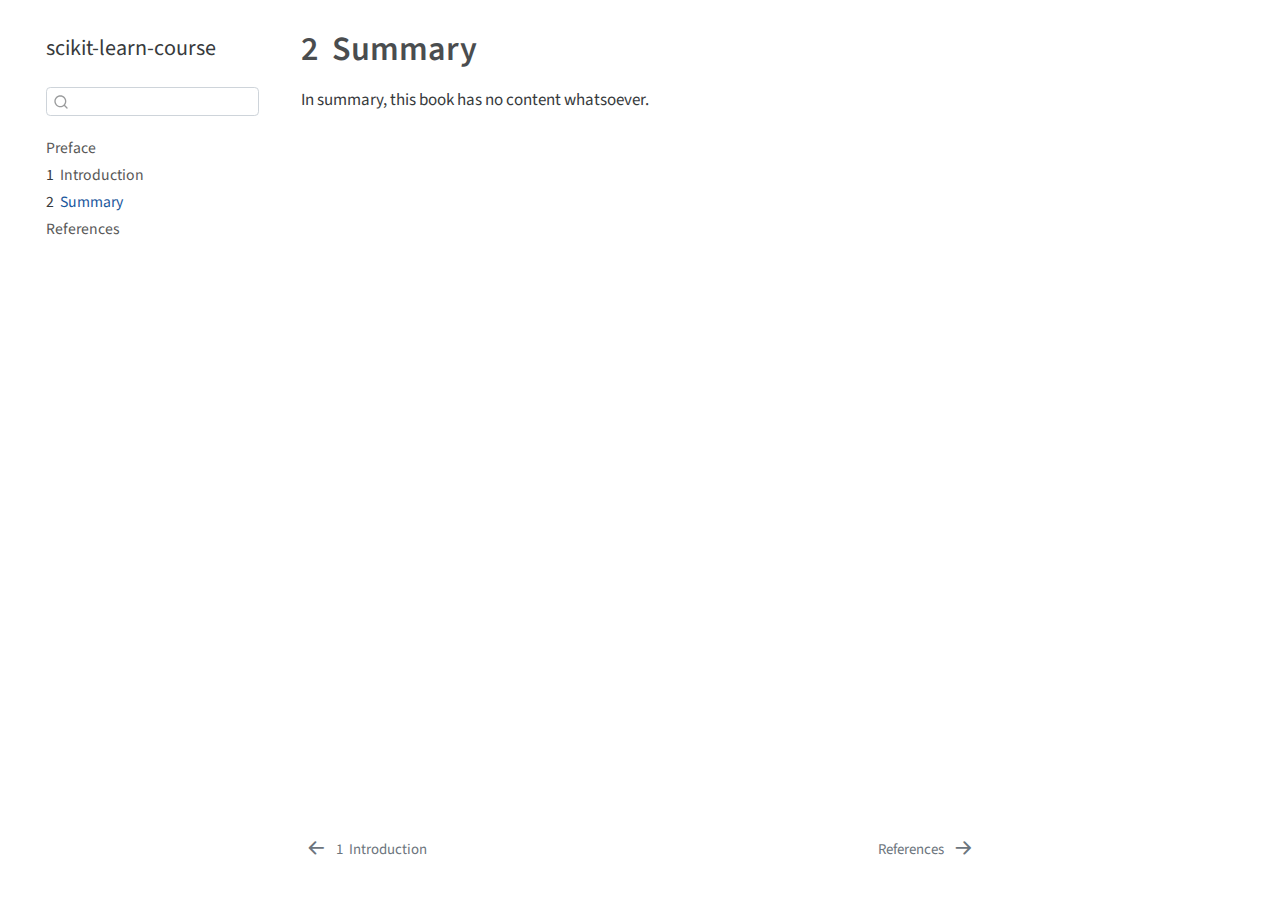
<file: _book/summary.html>
<!DOCTYPE html>
<html xmlns="http://www.w3.org/1999/xhtml" lang="en" xml:lang="en"><head>

<meta charset="utf-8">
<meta name="generator" content="quarto-1.3.450">

<meta name="viewport" content="width=device-width, initial-scale=1.0, user-scalable=yes">


<title>scikit-learn-course - 2&nbsp; Summary</title>
<style>
code{white-space: pre-wrap;}
span.smallcaps{font-variant: small-caps;}
div.columns{display: flex; gap: min(4vw, 1.5em);}
div.column{flex: auto; overflow-x: auto;}
div.hanging-indent{margin-left: 1.5em; text-indent: -1.5em;}
ul.task-list{list-style: none;}
ul.task-list li input[type="checkbox"] {
  width: 0.8em;
  margin: 0 0.8em 0.2em -1em; /* quarto-specific, see https://github.com/quarto-dev/quarto-cli/issues/4556 */ 
  vertical-align: middle;
}
</style>


<script src="site_libs/quarto-nav/quarto-nav.js"></script>
<script src="site_libs/quarto-nav/headroom.min.js"></script>
<script src="site_libs/clipboard/clipboard.min.js"></script>
<script src="site_libs/quarto-search/autocomplete.umd.js"></script>
<script src="site_libs/quarto-search/fuse.min.js"></script>
<script src="site_libs/quarto-search/quarto-search.js"></script>
<meta name="quarto:offset" content="./">
<link href="./references.html" rel="next">
<link href="./intro.html" rel="prev">
<script src="site_libs/quarto-html/quarto.js"></script>
<script src="site_libs/quarto-html/popper.min.js"></script>
<script src="site_libs/quarto-html/tippy.umd.min.js"></script>
<script src="site_libs/quarto-html/anchor.min.js"></script>
<link href="site_libs/quarto-html/tippy.css" rel="stylesheet">
<link href="site_libs/quarto-html/quarto-syntax-highlighting.css" rel="stylesheet" id="quarto-text-highlighting-styles">
<script src="site_libs/bootstrap/bootstrap.min.js"></script>
<link href="site_libs/bootstrap/bootstrap-icons.css" rel="stylesheet">
<link href="site_libs/bootstrap/bootstrap.min.css" rel="stylesheet" id="quarto-bootstrap" data-mode="light">
<script id="quarto-search-options" type="application/json">{
  "location": "sidebar",
  "copy-button": false,
  "collapse-after": 3,
  "panel-placement": "start",
  "type": "textbox",
  "limit": 20,
  "language": {
    "search-no-results-text": "No results",
    "search-matching-documents-text": "matching documents",
    "search-copy-link-title": "Copy link to search",
    "search-hide-matches-text": "Hide additional matches",
    "search-more-match-text": "more match in this document",
    "search-more-matches-text": "more matches in this document",
    "search-clear-button-title": "Clear",
    "search-detached-cancel-button-title": "Cancel",
    "search-submit-button-title": "Submit",
    "search-label": "Search"
  }
}</script>


</head>

<body class="nav-sidebar floating">

<div id="quarto-search-results"></div>
  <header id="quarto-header" class="headroom fixed-top">
  <nav class="quarto-secondary-nav">
    <div class="container-fluid d-flex">
      <button type="button" class="quarto-btn-toggle btn" data-bs-toggle="collapse" data-bs-target="#quarto-sidebar,#quarto-sidebar-glass" aria-controls="quarto-sidebar" aria-expanded="false" aria-label="Toggle sidebar navigation" onclick="if (window.quartoToggleHeadroom) { window.quartoToggleHeadroom(); }">
        <i class="bi bi-layout-text-sidebar-reverse"></i>
      </button>
      <nav class="quarto-page-breadcrumbs" aria-label="breadcrumb"><ol class="breadcrumb"><li class="breadcrumb-item"><a href="./summary.html"><span class="chapter-number">2</span>&nbsp; <span class="chapter-title">Summary</span></a></li></ol></nav>
      <a class="flex-grow-1" role="button" data-bs-toggle="collapse" data-bs-target="#quarto-sidebar,#quarto-sidebar-glass" aria-controls="quarto-sidebar" aria-expanded="false" aria-label="Toggle sidebar navigation" onclick="if (window.quartoToggleHeadroom) { window.quartoToggleHeadroom(); }">      
      </a>
      <button type="button" class="btn quarto-search-button" aria-label="" onclick="window.quartoOpenSearch();">
        <i class="bi bi-search"></i>
      </button>
    </div>
  </nav>
</header>
<!-- content -->
<div id="quarto-content" class="quarto-container page-columns page-rows-contents page-layout-article">
<!-- sidebar -->
  <nav id="quarto-sidebar" class="sidebar collapse collapse-horizontal sidebar-navigation floating overflow-auto">
    <div class="pt-lg-2 mt-2 text-left sidebar-header">
    <div class="sidebar-title mb-0 py-0">
      <a href="./">scikit-learn-course</a> 
    </div>
      </div>
        <div class="mt-2 flex-shrink-0 align-items-center">
        <div class="sidebar-search">
        <div id="quarto-search" class="" title="Search"></div>
        </div>
        </div>
    <div class="sidebar-menu-container"> 
    <ul class="list-unstyled mt-1">
        <li class="sidebar-item">
  <div class="sidebar-item-container"> 
  <a href="./index.html" class="sidebar-item-text sidebar-link">
 <span class="menu-text">Preface</span></a>
  </div>
</li>
        <li class="sidebar-item">
  <div class="sidebar-item-container"> 
  <a href="./intro.html" class="sidebar-item-text sidebar-link">
 <span class="menu-text"><span class="chapter-number">1</span>&nbsp; <span class="chapter-title">Introduction</span></span></a>
  </div>
</li>
        <li class="sidebar-item">
  <div class="sidebar-item-container"> 
  <a href="./summary.html" class="sidebar-item-text sidebar-link active">
 <span class="menu-text"><span class="chapter-number">2</span>&nbsp; <span class="chapter-title">Summary</span></span></a>
  </div>
</li>
        <li class="sidebar-item">
  <div class="sidebar-item-container"> 
  <a href="./references.html" class="sidebar-item-text sidebar-link">
 <span class="menu-text">References</span></a>
  </div>
</li>
    </ul>
    </div>
</nav>
<div id="quarto-sidebar-glass" data-bs-toggle="collapse" data-bs-target="#quarto-sidebar,#quarto-sidebar-glass"></div>
<!-- margin-sidebar -->
    <div id="quarto-margin-sidebar" class="sidebar margin-sidebar">
        
    </div>
<!-- main -->
<main class="content" id="quarto-document-content">

<header id="title-block-header" class="quarto-title-block default">
<div class="quarto-title">
<h1 class="title"><span class="chapter-number">2</span>&nbsp; <span class="chapter-title">Summary</span></h1>
</div>



<div class="quarto-title-meta">

    
  
    
  </div>
  

</header>

<p>In summary, this book has no content whatsoever.</p>



</main> <!-- /main -->
<script id="quarto-html-after-body" type="application/javascript">
window.document.addEventListener("DOMContentLoaded", function (event) {
  const toggleBodyColorMode = (bsSheetEl) => {
    const mode = bsSheetEl.getAttribute("data-mode");
    const bodyEl = window.document.querySelector("body");
    if (mode === "dark") {
      bodyEl.classList.add("quarto-dark");
      bodyEl.classList.remove("quarto-light");
    } else {
      bodyEl.classList.add("quarto-light");
      bodyEl.classList.remove("quarto-dark");
    }
  }
  const toggleBodyColorPrimary = () => {
    const bsSheetEl = window.document.querySelector("link#quarto-bootstrap");
    if (bsSheetEl) {
      toggleBodyColorMode(bsSheetEl);
    }
  }
  toggleBodyColorPrimary();  
  const icon = "";
  const anchorJS = new window.AnchorJS();
  anchorJS.options = {
    placement: 'right',
    icon: icon
  };
  anchorJS.add('.anchored');
  const isCodeAnnotation = (el) => {
    for (const clz of el.classList) {
      if (clz.startsWith('code-annotation-')) {                     
        return true;
      }
    }
    return false;
  }
  const clipboard = new window.ClipboardJS('.code-copy-button', {
    text: function(trigger) {
      const codeEl = trigger.previousElementSibling.cloneNode(true);
      for (const childEl of codeEl.children) {
        if (isCodeAnnotation(childEl)) {
          childEl.remove();
        }
      }
      return codeEl.innerText;
    }
  });
  clipboard.on('success', function(e) {
    // button target
    const button = e.trigger;
    // don't keep focus
    button.blur();
    // flash "checked"
    button.classList.add('code-copy-button-checked');
    var currentTitle = button.getAttribute("title");
    button.setAttribute("title", "Copied!");
    let tooltip;
    if (window.bootstrap) {
      button.setAttribute("data-bs-toggle", "tooltip");
      button.setAttribute("data-bs-placement", "left");
      button.setAttribute("data-bs-title", "Copied!");
      tooltip = new bootstrap.Tooltip(button, 
        { trigger: "manual", 
          customClass: "code-copy-button-tooltip",
          offset: [0, -8]});
      tooltip.show();    
    }
    setTimeout(function() {
      if (tooltip) {
        tooltip.hide();
        button.removeAttribute("data-bs-title");
        button.removeAttribute("data-bs-toggle");
        button.removeAttribute("data-bs-placement");
      }
      button.setAttribute("title", currentTitle);
      button.classList.remove('code-copy-button-checked');
    }, 1000);
    // clear code selection
    e.clearSelection();
  });
  function tippyHover(el, contentFn) {
    const config = {
      allowHTML: true,
      content: contentFn,
      maxWidth: 500,
      delay: 100,
      arrow: false,
      appendTo: function(el) {
          return el.parentElement;
      },
      interactive: true,
      interactiveBorder: 10,
      theme: 'quarto',
      placement: 'bottom-start'
    };
    window.tippy(el, config); 
  }
  const noterefs = window.document.querySelectorAll('a[role="doc-noteref"]');
  for (var i=0; i<noterefs.length; i++) {
    const ref = noterefs[i];
    tippyHover(ref, function() {
      // use id or data attribute instead here
      let href = ref.getAttribute('data-footnote-href') || ref.getAttribute('href');
      try { href = new URL(href).hash; } catch {}
      const id = href.replace(/^#\/?/, "");
      const note = window.document.getElementById(id);
      return note.innerHTML;
    });
  }
      let selectedAnnoteEl;
      const selectorForAnnotation = ( cell, annotation) => {
        let cellAttr = 'data-code-cell="' + cell + '"';
        let lineAttr = 'data-code-annotation="' +  annotation + '"';
        const selector = 'span[' + cellAttr + '][' + lineAttr + ']';
        return selector;
      }
      const selectCodeLines = (annoteEl) => {
        const doc = window.document;
        const targetCell = annoteEl.getAttribute("data-target-cell");
        const targetAnnotation = annoteEl.getAttribute("data-target-annotation");
        const annoteSpan = window.document.querySelector(selectorForAnnotation(targetCell, targetAnnotation));
        const lines = annoteSpan.getAttribute("data-code-lines").split(",");
        const lineIds = lines.map((line) => {
          return targetCell + "-" + line;
        })
        let top = null;
        let height = null;
        let parent = null;
        if (lineIds.length > 0) {
            //compute the position of the single el (top and bottom and make a div)
            const el = window.document.getElementById(lineIds[0]);
            top = el.offsetTop;
            height = el.offsetHeight;
            parent = el.parentElement.parentElement;
          if (lineIds.length > 1) {
            const lastEl = window.document.getElementById(lineIds[lineIds.length - 1]);
            const bottom = lastEl.offsetTop + lastEl.offsetHeight;
            height = bottom - top;
          }
          if (top !== null && height !== null && parent !== null) {
            // cook up a div (if necessary) and position it 
            let div = window.document.getElementById("code-annotation-line-highlight");
            if (div === null) {
              div = window.document.createElement("div");
              div.setAttribute("id", "code-annotation-line-highlight");
              div.style.position = 'absolute';
              parent.appendChild(div);
            }
            div.style.top = top - 2 + "px";
            div.style.height = height + 4 + "px";
            let gutterDiv = window.document.getElementById("code-annotation-line-highlight-gutter");
            if (gutterDiv === null) {
              gutterDiv = window.document.createElement("div");
              gutterDiv.setAttribute("id", "code-annotation-line-highlight-gutter");
              gutterDiv.style.position = 'absolute';
              const codeCell = window.document.getElementById(targetCell);
              const gutter = codeCell.querySelector('.code-annotation-gutter');
              gutter.appendChild(gutterDiv);
            }
            gutterDiv.style.top = top - 2 + "px";
            gutterDiv.style.height = height + 4 + "px";
          }
          selectedAnnoteEl = annoteEl;
        }
      };
      const unselectCodeLines = () => {
        const elementsIds = ["code-annotation-line-highlight", "code-annotation-line-highlight-gutter"];
        elementsIds.forEach((elId) => {
          const div = window.document.getElementById(elId);
          if (div) {
            div.remove();
          }
        });
        selectedAnnoteEl = undefined;
      };
      // Attach click handler to the DT
      const annoteDls = window.document.querySelectorAll('dt[data-target-cell]');
      for (const annoteDlNode of annoteDls) {
        annoteDlNode.addEventListener('click', (event) => {
          const clickedEl = event.target;
          if (clickedEl !== selectedAnnoteEl) {
            unselectCodeLines();
            const activeEl = window.document.querySelector('dt[data-target-cell].code-annotation-active');
            if (activeEl) {
              activeEl.classList.remove('code-annotation-active');
            }
            selectCodeLines(clickedEl);
            clickedEl.classList.add('code-annotation-active');
          } else {
            // Unselect the line
            unselectCodeLines();
            clickedEl.classList.remove('code-annotation-active');
          }
        });
      }
  const findCites = (el) => {
    const parentEl = el.parentElement;
    if (parentEl) {
      const cites = parentEl.dataset.cites;
      if (cites) {
        return {
          el,
          cites: cites.split(' ')
        };
      } else {
        return findCites(el.parentElement)
      }
    } else {
      return undefined;
    }
  };
  var bibliorefs = window.document.querySelectorAll('a[role="doc-biblioref"]');
  for (var i=0; i<bibliorefs.length; i++) {
    const ref = bibliorefs[i];
    const citeInfo = findCites(ref);
    if (citeInfo) {
      tippyHover(citeInfo.el, function() {
        var popup = window.document.createElement('div');
        citeInfo.cites.forEach(function(cite) {
          var citeDiv = window.document.createElement('div');
          citeDiv.classList.add('hanging-indent');
          citeDiv.classList.add('csl-entry');
          var biblioDiv = window.document.getElementById('ref-' + cite);
          if (biblioDiv) {
            citeDiv.innerHTML = biblioDiv.innerHTML;
          }
          popup.appendChild(citeDiv);
        });
        return popup.innerHTML;
      });
    }
  }
});
</script>
<nav class="page-navigation">
  <div class="nav-page nav-page-previous">
      <a href="./intro.html" class="pagination-link">
        <i class="bi bi-arrow-left-short"></i> <span class="nav-page-text"><span class="chapter-number">1</span>&nbsp; <span class="chapter-title">Introduction</span></span>
      </a>          
  </div>
  <div class="nav-page nav-page-next">
      <a href="./references.html" class="pagination-link">
        <span class="nav-page-text">References</span> <i class="bi bi-arrow-right-short"></i>
      </a>
  </div>
</nav>
</div> <!-- /content -->



</body></html>
</file>
<file: _book/site_libs/quarto-html/tippy.css>
.tippy-box[data-animation=fade][data-state=hidden]{opacity:0}[data-tippy-root]{max-width:calc(100vw - 10px)}.tippy-box{position:relative;background-color:#333;color:#fff;border-radius:4px;font-size:14px;line-height:1.4;white-space:normal;outline:0;transition-property:transform,visibility,opacity}.tippy-box[data-placement^=top]>.tippy-arrow{bottom:0}.tippy-box[data-placement^=top]>.tippy-arrow:before{bottom:-7px;left:0;border-width:8px 8px 0;border-top-color:initial;transform-origin:center top}.tippy-box[data-placement^=bottom]>.tippy-arrow{top:0}.tippy-box[data-placement^=bottom]>.tippy-arrow:before{top:-7px;left:0;border-width:0 8px 8px;border-bottom-color:initial;transform-origin:center bottom}.tippy-box[data-placement^=left]>.tippy-arrow{right:0}.tippy-box[data-placement^=left]>.tippy-arrow:before{border-width:8px 0 8px 8px;border-left-color:initial;right:-7px;transform-origin:center left}.tippy-box[data-placement^=right]>.tippy-arrow{left:0}.tippy-box[data-placement^=right]>.tippy-arrow:before{left:-7px;border-width:8px 8px 8px 0;border-right-color:initial;transform-origin:center right}.tippy-box[data-inertia][data-state=visible]{transition-timing-function:cubic-bezier(.54,1.5,.38,1.11)}.tippy-arrow{width:16px;height:16px;color:#333}.tippy-arrow:before{content:"";position:absolute;border-color:transparent;border-style:solid}.tippy-content{position:relative;padding:5px 9px;z-index:1}
</file>
<file: _book/site_libs/quarto-html/quarto-syntax-highlighting.css>
/* quarto syntax highlight colors */
:root {
  --quarto-hl-ot-color: #003B4F;
  --quarto-hl-at-color: #657422;
  --quarto-hl-ss-color: #20794D;
  --quarto-hl-an-color: #5E5E5E;
  --quarto-hl-fu-color: #4758AB;
  --quarto-hl-st-color: #20794D;
  --quarto-hl-cf-color: #003B4F;
  --quarto-hl-op-color: #5E5E5E;
  --quarto-hl-er-color: #AD0000;
  --quarto-hl-bn-color: #AD0000;
  --quarto-hl-al-color: #AD0000;
  --quarto-hl-va-color: #111111;
  --quarto-hl-bu-color: inherit;
  --quarto-hl-ex-color: inherit;
  --quarto-hl-pp-color: #AD0000;
  --quarto-hl-in-color: #5E5E5E;
  --quarto-hl-vs-color: #20794D;
  --quarto-hl-wa-color: #5E5E5E;
  --quarto-hl-do-color: #5E5E5E;
  --quarto-hl-im-color: #00769E;
  --quarto-hl-ch-color: #20794D;
  --quarto-hl-dt-color: #AD0000;
  --quarto-hl-fl-color: #AD0000;
  --quarto-hl-co-color: #5E5E5E;
  --quarto-hl-cv-color: #5E5E5E;
  --quarto-hl-cn-color: #8f5902;
  --quarto-hl-sc-color: #5E5E5E;
  --quarto-hl-dv-color: #AD0000;
  --quarto-hl-kw-color: #003B4F;
}

/* other quarto variables */
:root {
  --quarto-font-monospace: SFMono-Regular, Menlo, Monaco, Consolas, "Liberation Mono", "Courier New", monospace;
}

pre > code.sourceCode > span {
  color: #003B4F;
}

code span {
  color: #003B4F;
}

code.sourceCode > span {
  color: #003B4F;
}

div.sourceCode,
div.sourceCode pre.sourceCode {
  color: #003B4F;
}

code span.ot {
  color: #003B4F;
  font-style: inherit;
}

code span.at {
  color: #657422;
  font-style: inherit;
}

code span.ss {
  color: #20794D;
  font-style: inherit;
}

code span.an {
  color: #5E5E5E;
  font-style: inherit;
}

code span.fu {
  color: #4758AB;
  font-style: inherit;
}

code span.st {
  color: #20794D;
  font-style: inherit;
}

code span.cf {
  color: #003B4F;
  font-style: inherit;
}

code span.op {
  color: #5E5E5E;
  font-style: inherit;
}

code span.er {
  color: #AD0000;
  font-style: inherit;
}

code span.bn {
  color: #AD0000;
  font-style: inherit;
}

code span.al {
  color: #AD0000;
  font-style: inherit;
}

code span.va {
  color: #111111;
  font-style: inherit;
}

code span.bu {
  font-style: inherit;
}

code span.ex {
  font-style: inherit;
}

code span.pp {
  color: #AD0000;
  font-style: inherit;
}

code span.in {
  color: #5E5E5E;
  font-style: inherit;
}

code span.vs {
  color: #20794D;
  font-style: inherit;
}

code span.wa {
  color: #5E5E5E;
  font-style: italic;
}

code span.do {
  color: #5E5E5E;
  font-style: italic;
}

code span.im {
  color: #00769E;
  font-style: inherit;
}

code span.ch {
  color: #20794D;
  font-style: inherit;
}

code span.dt {
  color: #AD0000;
  font-style: inherit;
}

code span.fl {
  color: #AD0000;
  font-style: inherit;
}

code span.co {
  color: #5E5E5E;
  font-style: inherit;
}

code span.cv {
  color: #5E5E5E;
  font-style: italic;
}

code span.cn {
  color: #8f5902;
  font-style: inherit;
}

code span.sc {
  color: #5E5E5E;
  font-style: inherit;
}

code span.dv {
  color: #AD0000;
  font-style: inherit;
}

code span.kw {
  color: #003B4F;
  font-style: inherit;
}

.prevent-inlining {
  content: "</";
}

/*# sourceMappingURL=debc5d5d77c3f9108843748ff7464032.css.map */
</file>
<file: all_together_files/libs/quarto-html/tippy.css>
.tippy-box[data-animation=fade][data-state=hidden]{opacity:0}[data-tippy-root]{max-width:calc(100vw - 10px)}.tippy-box{position:relative;background-color:#333;color:#fff;border-radius:4px;font-size:14px;line-height:1.4;white-space:normal;outline:0;transition-property:transform,visibility,opacity}.tippy-box[data-placement^=top]>.tippy-arrow{bottom:0}.tippy-box[data-placement^=top]>.tippy-arrow:before{bottom:-7px;left:0;border-width:8px 8px 0;border-top-color:initial;transform-origin:center top}.tippy-box[data-placement^=bottom]>.tippy-arrow{top:0}.tippy-box[data-placement^=bottom]>.tippy-arrow:before{top:-7px;left:0;border-width:0 8px 8px;border-bottom-color:initial;transform-origin:center bottom}.tippy-box[data-placement^=left]>.tippy-arrow{right:0}.tippy-box[data-placement^=left]>.tippy-arrow:before{border-width:8px 0 8px 8px;border-left-color:initial;right:-7px;transform-origin:center left}.tippy-box[data-placement^=right]>.tippy-arrow{left:0}.tippy-box[data-placement^=right]>.tippy-arrow:before{left:-7px;border-width:8px 8px 8px 0;border-right-color:initial;transform-origin:center right}.tippy-box[data-inertia][data-state=visible]{transition-timing-function:cubic-bezier(.54,1.5,.38,1.11)}.tippy-arrow{width:16px;height:16px;color:#333}.tippy-arrow:before{content:"";position:absolute;border-color:transparent;border-style:solid}.tippy-content{position:relative;padding:5px 9px;z-index:1}
</file>
<file: all_together_files/libs/quarto-html/quarto-syntax-highlighting.css>
/* quarto syntax highlight colors */
:root {
  --quarto-hl-ot-color: #003B4F;
  --quarto-hl-at-color: #657422;
  --quarto-hl-ss-color: #20794D;
  --quarto-hl-an-color: #5E5E5E;
  --quarto-hl-fu-color: #4758AB;
  --quarto-hl-st-color: #20794D;
  --quarto-hl-cf-color: #003B4F;
  --quarto-hl-op-color: #5E5E5E;
  --quarto-hl-er-color: #AD0000;
  --quarto-hl-bn-color: #AD0000;
  --quarto-hl-al-color: #AD0000;
  --quarto-hl-va-color: #111111;
  --quarto-hl-bu-color: inherit;
  --quarto-hl-ex-color: inherit;
  --quarto-hl-pp-color: #AD0000;
  --quarto-hl-in-color: #5E5E5E;
  --quarto-hl-vs-color: #20794D;
  --quarto-hl-wa-color: #5E5E5E;
  --quarto-hl-do-color: #5E5E5E;
  --quarto-hl-im-color: #00769E;
  --quarto-hl-ch-color: #20794D;
  --quarto-hl-dt-color: #AD0000;
  --quarto-hl-fl-color: #AD0000;
  --quarto-hl-co-color: #5E5E5E;
  --quarto-hl-cv-color: #5E5E5E;
  --quarto-hl-cn-color: #8f5902;
  --quarto-hl-sc-color: #5E5E5E;
  --quarto-hl-dv-color: #AD0000;
  --quarto-hl-kw-color: #003B4F;
}

/* other quarto variables */
:root {
  --quarto-font-monospace: SFMono-Regular, Menlo, Monaco, Consolas, "Liberation Mono", "Courier New", monospace;
}

pre > code.sourceCode > span {
  color: #003B4F;
}

code span {
  color: #003B4F;
}

code.sourceCode > span {
  color: #003B4F;
}

div.sourceCode,
div.sourceCode pre.sourceCode {
  color: #003B4F;
}

code span.ot {
  color: #003B4F;
  font-style: inherit;
}

code span.at {
  color: #657422;
  font-style: inherit;
}

code span.ss {
  color: #20794D;
  font-style: inherit;
}

code span.an {
  color: #5E5E5E;
  font-style: inherit;
}

code span.fu {
  color: #4758AB;
  font-style: inherit;
}

code span.st {
  color: #20794D;
  font-style: inherit;
}

code span.cf {
  color: #003B4F;
  font-style: inherit;
}

code span.op {
  color: #5E5E5E;
  font-style: inherit;
}

code span.er {
  color: #AD0000;
  font-style: inherit;
}

code span.bn {
  color: #AD0000;
  font-style: inherit;
}

code span.al {
  color: #AD0000;
  font-style: inherit;
}

code span.va {
  color: #111111;
  font-style: inherit;
}

code span.bu {
  font-style: inherit;
}

code span.ex {
  font-style: inherit;
}

code span.pp {
  color: #AD0000;
  font-style: inherit;
}

code span.in {
  color: #5E5E5E;
  font-style: inherit;
}

code span.vs {
  color: #20794D;
  font-style: inherit;
}

code span.wa {
  color: #5E5E5E;
  font-style: italic;
}

code span.do {
  color: #5E5E5E;
  font-style: italic;
}

code span.im {
  color: #00769E;
  font-style: inherit;
}

code span.ch {
  color: #20794D;
  font-style: inherit;
}

code span.dt {
  color: #AD0000;
  font-style: inherit;
}

code span.fl {
  color: #AD0000;
  font-style: inherit;
}

code span.co {
  color: #5E5E5E;
  font-style: inherit;
}

code span.cv {
  color: #5E5E5E;
  font-style: italic;
}

code span.cn {
  color: #8f5902;
  font-style: inherit;
}

code span.sc {
  color: #5E5E5E;
  font-style: inherit;
}

code span.dv {
  color: #AD0000;
  font-style: inherit;
}

code span.kw {
  color: #003B4F;
  font-style: inherit;
}

.prevent-inlining {
  content: "</";
}

/*# sourceMappingURL=debc5d5d77c3f9108843748ff7464032.css.map */
</file>
